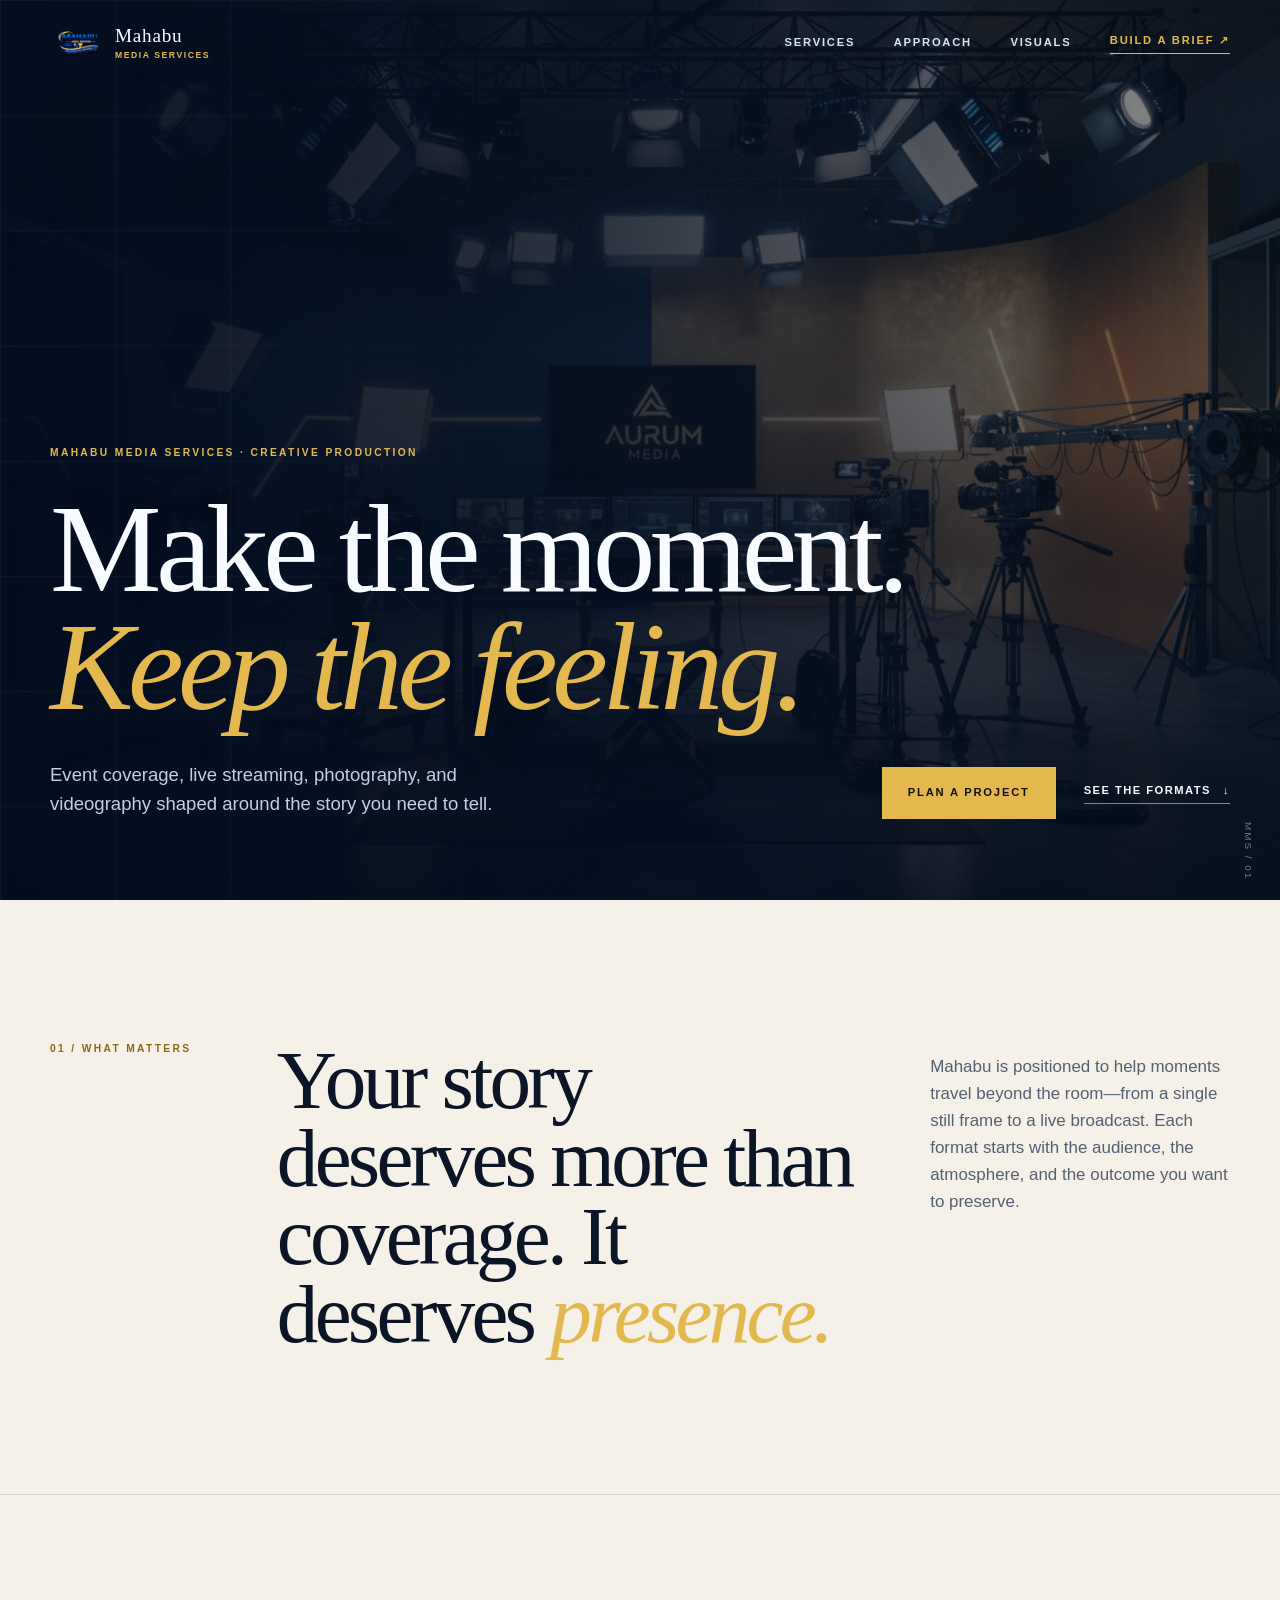
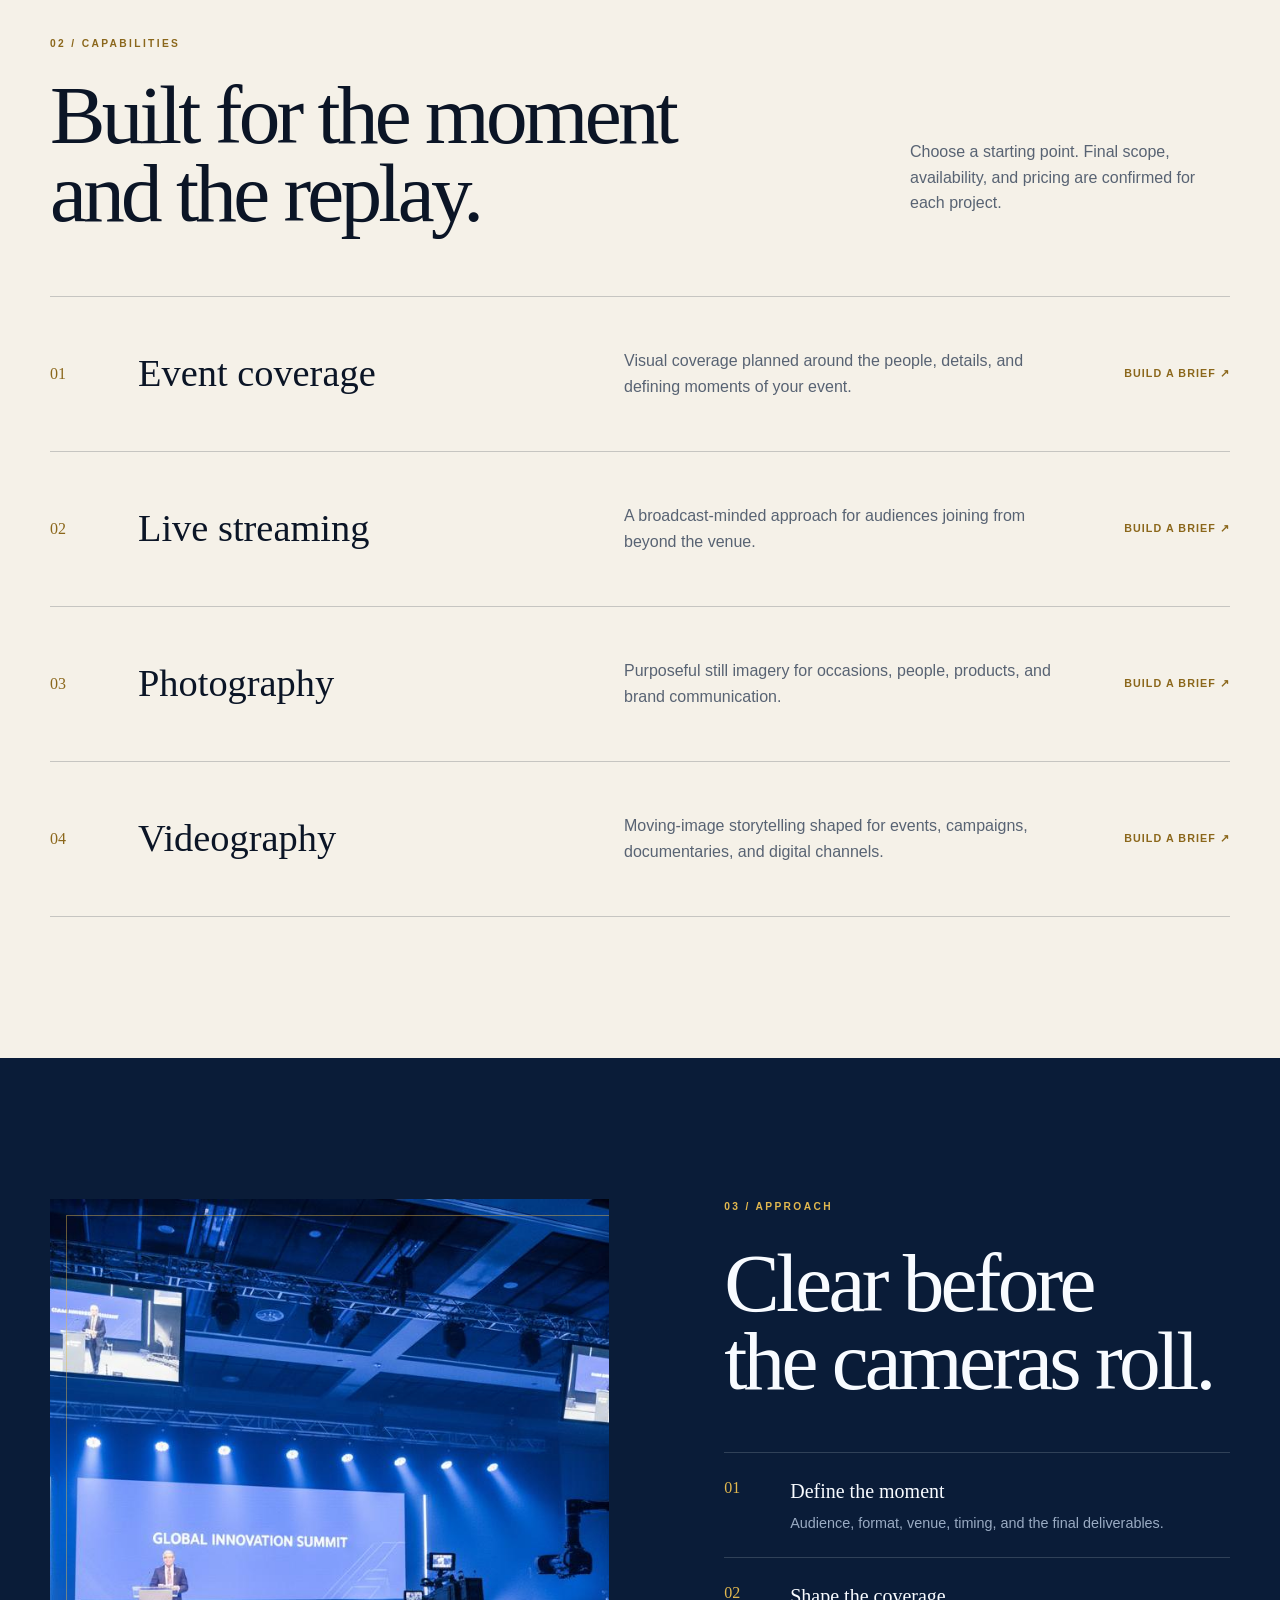
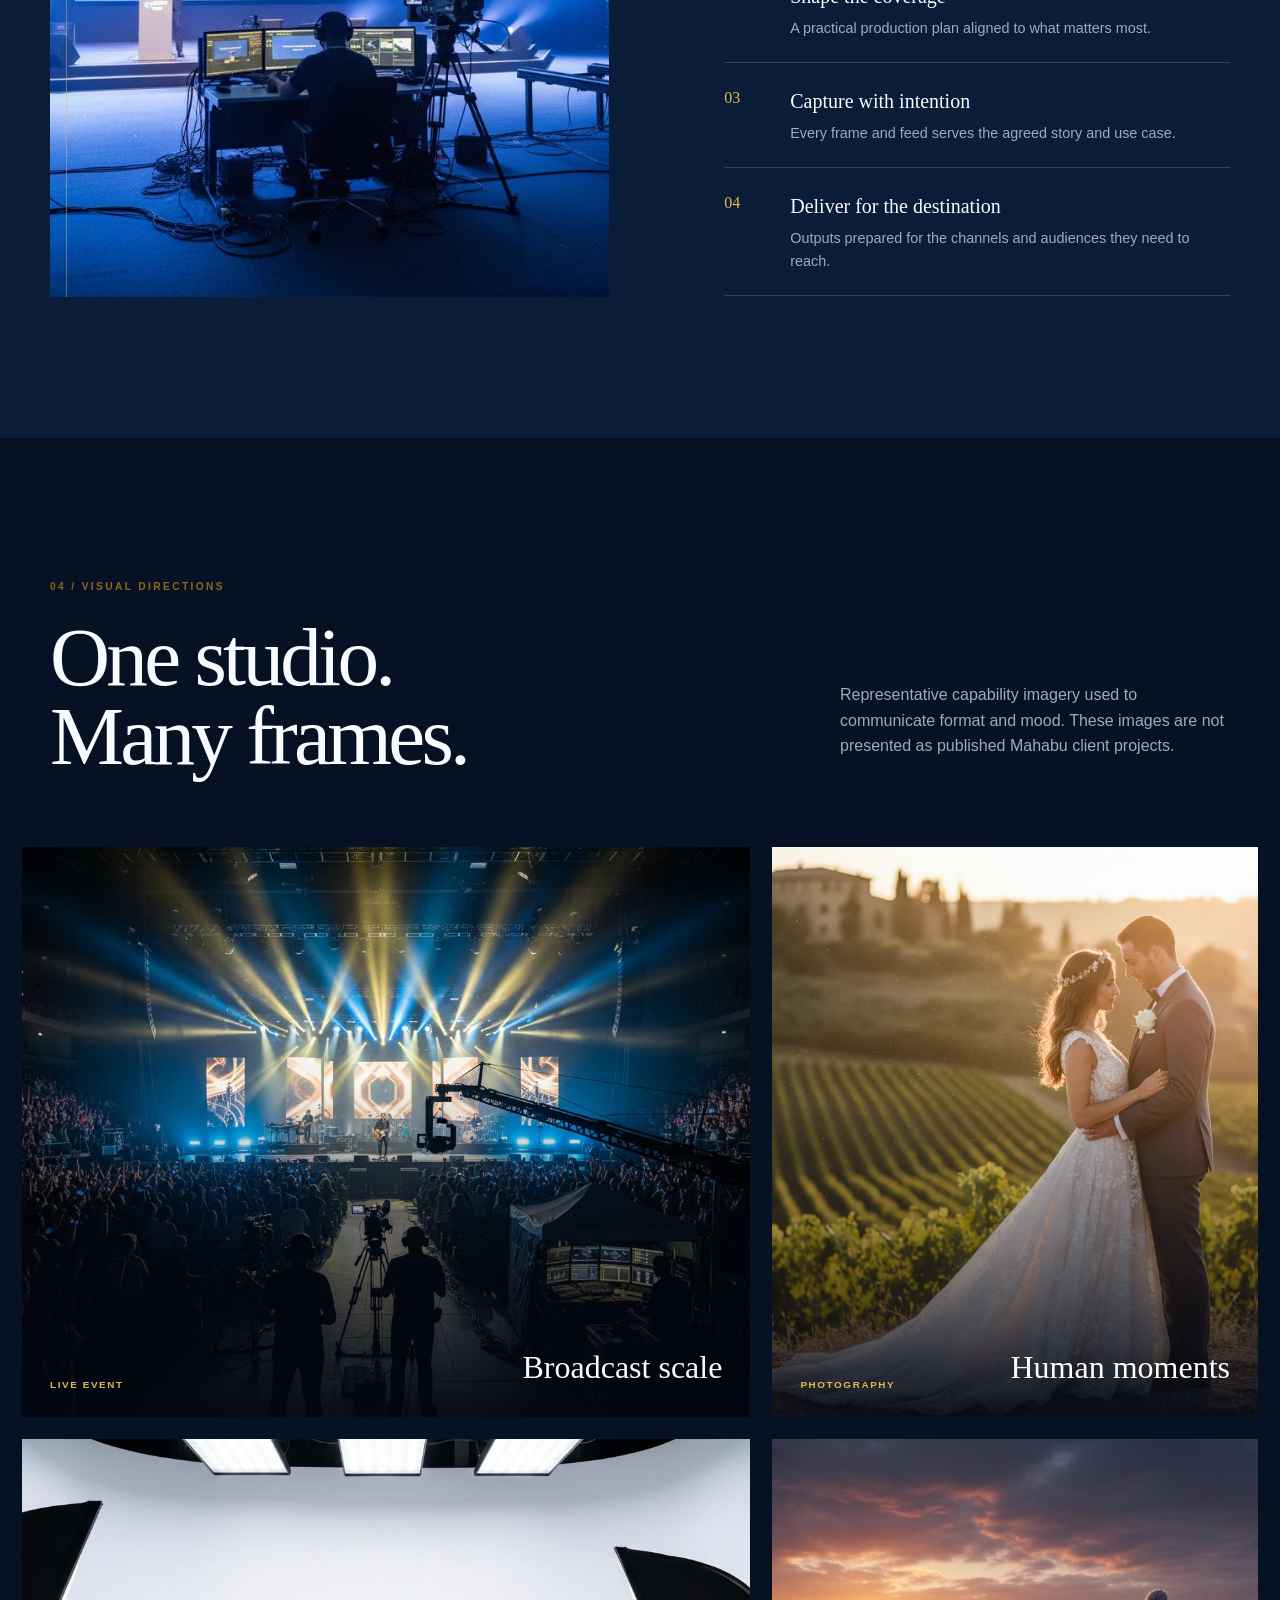
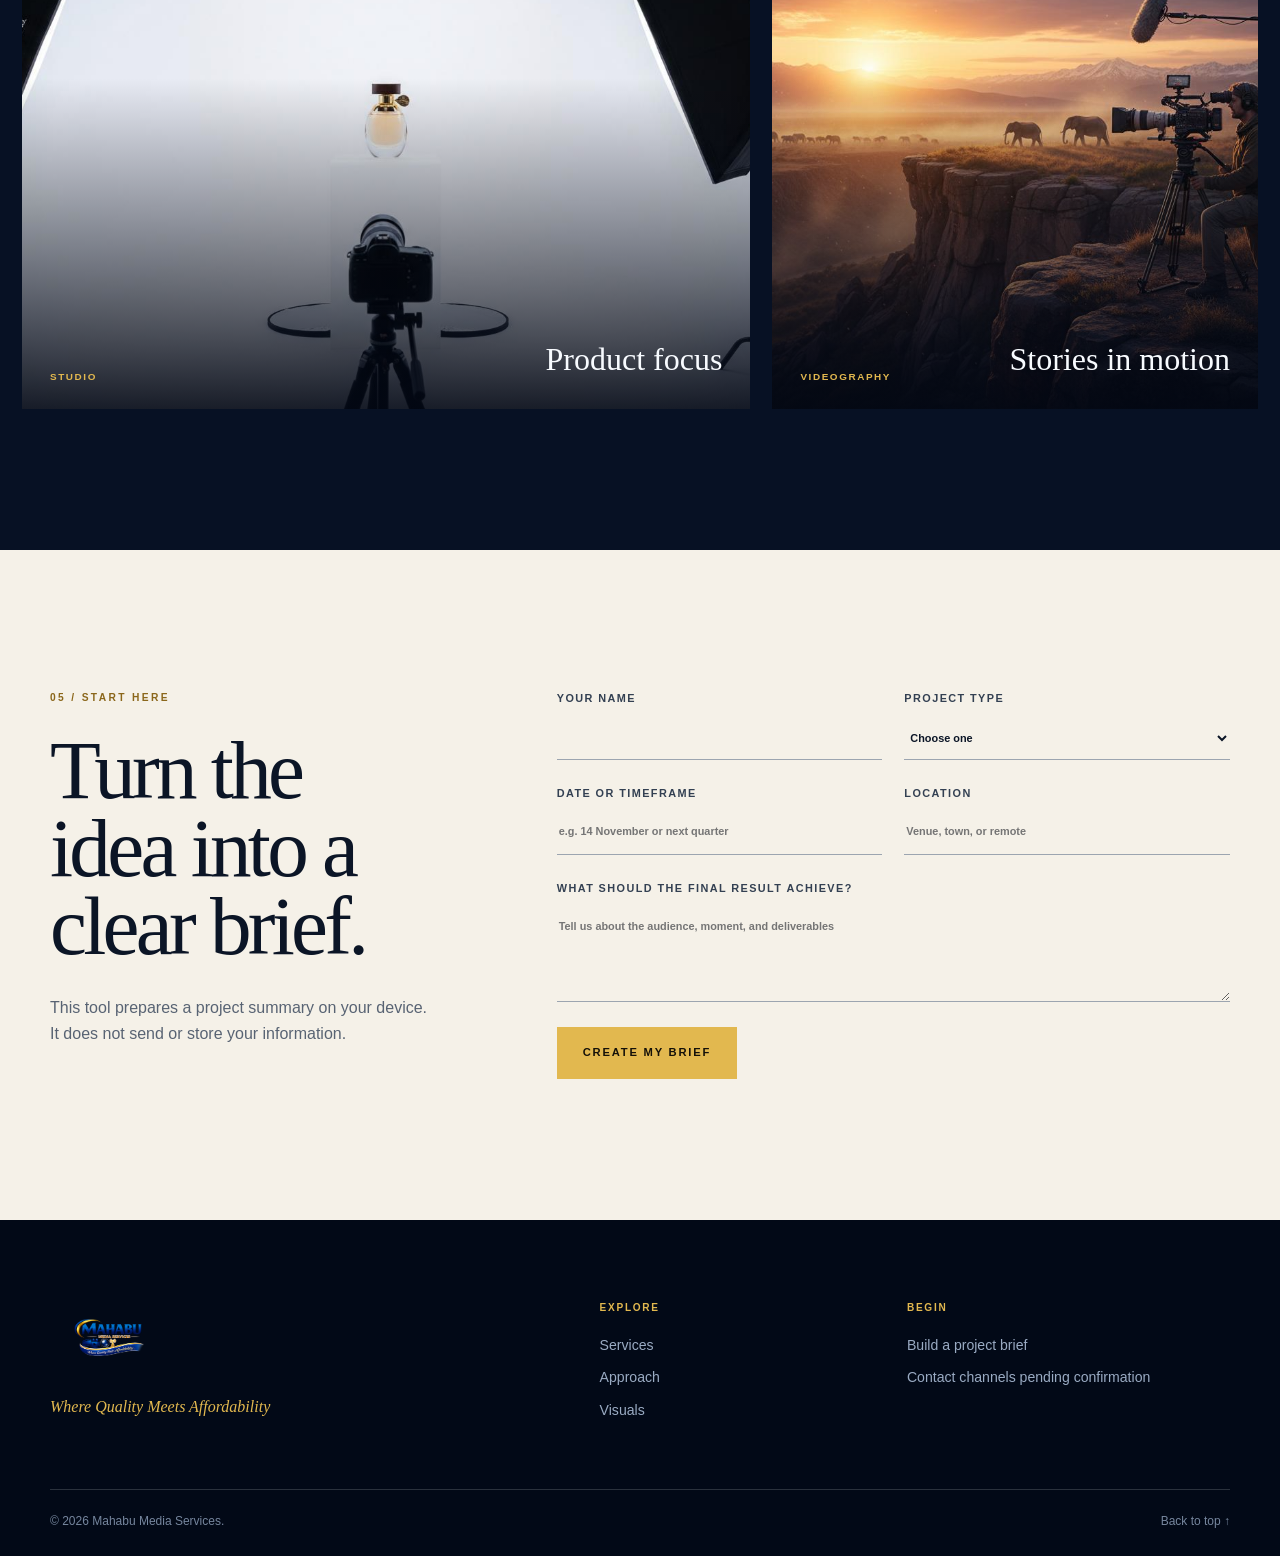
<file: index.html>
<!doctype html>
<html lang="en">
<head>
  <meta charset="utf-8">
  <meta name="viewport" content="width=device-width, initial-scale=1">
  <meta name="theme-color" content="#061329">
  <meta name="description" content="Mahabu Media Services supports event coverage, live streaming, photography, and videography with a clear, production-minded approach.">
  <meta name="robots" content="index,follow,max-image-preview:large">
  <meta property="og:type" content="website">
  <meta property="og:title" content="Mahabu Media Services | Make the moment last">
  <meta property="og:description" content="Event coverage, live streaming, photography, and videography—where quality meets affordability.">
  <meta property="og:image" content="images/portfolio-6.jpg">
  <meta property="og:image:alt" content="A large event production viewed from behind the cameras">
  <meta name="twitter:card" content="summary_large_image">
  <title>Mahabu Media Services | Make the moment last</title>
  <link rel="icon" type="image/png" href="images/logo-optimized.png">
  <link rel="manifest" href="site.webmanifest">
  <link rel="preload" as="image" href="images/about-image.jpg" fetchpriority="high">
  <link rel="stylesheet" href="css/style.css">
  <script type="application/ld+json">
    {"@context":"https://schema.org","@type":"ProfessionalService","name":"Mahabu Media Services","slogan":"Where Quality Meets Affordability","description":"Event coverage, live streaming, photography, and videography services."}
  </script>
</head>
<body>
  <a class="skip-link" href="#main">Skip to main content</a>

  <header class="site-header" data-header>
    <div class="shell header-inner">
      <a class="wordmark" href="#top" aria-label="Mahabu Media Services home">
        <img src="images/logo-optimized.png" width="160" height="107" alt="">
        <span>Mahabu<small>Media Services</small></span>
      </a>
      <button class="menu-toggle" type="button" aria-expanded="false" aria-controls="site-menu" data-menu-toggle>
        <span class="sr-only">Open navigation</span><span aria-hidden="true"></span><span aria-hidden="true"></span>
      </button>
      <nav class="site-menu" id="site-menu" aria-label="Primary navigation" data-menu>
        <a href="#services">Services</a><a href="#approach">Approach</a><a href="#work">Visuals</a><a class="header-cta" href="#brief">Build a brief <span aria-hidden="true">↗</span></a>
      </nav>
    </div>
  </header>

  <main id="main">
    <section class="hero" id="top" aria-labelledby="hero-title">
      <div class="hero-image" aria-hidden="true"></div>
      <div class="hero-grid" aria-hidden="true"></div>
      <div class="shell hero-inner">
        <p class="kicker" data-reveal>Mahabu Media Services · Creative production</p>
        <h1 id="hero-title" data-reveal>Make the moment.<br><em>Keep the feeling.</em></h1>
        <div class="hero-bottom" data-reveal>
          <p>Event coverage, live streaming, photography, and videography shaped around the story you need to tell.</p>
          <div class="actions"><a class="button" href="#brief">Plan a project</a><a class="line-link" href="#work">See the formats <span aria-hidden="true">↓</span></a></div>
        </div>
      </div>
      <p class="hero-index" aria-hidden="true">MMS / 01</p>
    </section>

    <section class="statement section" aria-labelledby="statement-title">
      <div class="shell statement-grid">
        <p class="section-index">01 / What matters</p>
        <h2 id="statement-title" data-reveal>Your story deserves more than coverage. It deserves <em>presence.</em></h2>
        <p class="statement-copy" data-reveal>Mahabu is positioned to help moments travel beyond the room—from a single still frame to a live broadcast. Each format starts with the audience, the atmosphere, and the outcome you want to preserve.</p>
      </div>
    </section>

    <section class="services section" id="services" aria-labelledby="services-title">
      <div class="shell">
        <div class="section-head"><div><p class="section-index">02 / Capabilities</p><h2 id="services-title">Built for the moment<br>and the replay.</h2></div><p>Choose a starting point. Final scope, availability, and pricing are confirmed for each project.</p></div>
        <div class="service-stack">
          <article data-reveal><span>01</span><h3>Event coverage</h3><p>Visual coverage planned around the people, details, and defining moments of your event.</p><a href="#brief" aria-label="Build an event coverage brief">Build a brief ↗</a></article>
          <article data-reveal><span>02</span><h3>Live streaming</h3><p>A broadcast-minded approach for audiences joining from beyond the venue.</p><a href="#brief" aria-label="Build a live streaming brief">Build a brief ↗</a></article>
          <article data-reveal><span>03</span><h3>Photography</h3><p>Purposeful still imagery for occasions, people, products, and brand communication.</p><a href="#brief" aria-label="Build a photography brief">Build a brief ↗</a></article>
          <article data-reveal><span>04</span><h3>Videography</h3><p>Moving-image storytelling shaped for events, campaigns, documentaries, and digital channels.</p><a href="#brief" aria-label="Build a videography brief">Build a brief ↗</a></article>
        </div>
      </div>
    </section>

    <section class="approach section" id="approach" aria-labelledby="approach-title">
      <div class="shell approach-grid">
        <figure class="approach-image" data-reveal><img src="images/portfolio-3.jpg" width="1248" height="832" loading="lazy" alt="Cameras and production equipment set up for a live event"></figure>
        <div class="approach-copy" data-reveal><p class="section-index">03 / Approach</p><h2 id="approach-title">Clear before<br>the cameras roll.</h2><ol><li><span>01</span><div><h3>Define the moment</h3><p>Audience, format, venue, timing, and the final deliverables.</p></div></li><li><span>02</span><div><h3>Shape the coverage</h3><p>A practical production plan aligned to what matters most.</p></div></li><li><span>03</span><div><h3>Capture with intention</h3><p>Every frame and feed serves the agreed story and use case.</p></div></li><li><span>04</span><div><h3>Deliver for the destination</h3><p>Outputs prepared for the channels and audiences they need to reach.</p></div></li></ol></div>
      </div>
    </section>

    <section class="work section" id="work" aria-labelledby="work-title">
      <div class="shell work-head"><div><p class="section-index">04 / Visual directions</p><h2 id="work-title">One studio.<br>Many frames.</h2></div><p>Representative capability imagery used to communicate format and mood. These images are not presented as published Mahabu client projects.</p></div>
      <div class="work-grid">
        <figure class="work-card work-wide" data-reveal><img src="images/portfolio-6.jpg" width="1248" height="832" loading="lazy" alt="Concert production with cameras, stage lighting, and a live audience"><figcaption><span>Live event</span><strong>Broadcast scale</strong></figcaption></figure>
        <figure class="work-card" data-reveal><img src="images/portfolio-2.jpg" width="1248" height="832" loading="lazy" alt="Wedding portrait at sunset"><figcaption><span>Photography</span><strong>Human moments</strong></figcaption></figure>
        <figure class="work-card" data-reveal><img src="images/portfolio-5.jpg" width="1248" height="832" loading="lazy" alt="Product photography setup with camera and studio lights"><figcaption><span>Studio</span><strong>Product focus</strong></figcaption></figure>
        <figure class="work-card work-wide" data-reveal><img src="images/portfolio-4.jpg" width="1248" height="832" loading="lazy" alt="Documentary film crew working in a landscape at sunset"><figcaption><span>Videography</span><strong>Stories in motion</strong></figcaption></figure>
      </div>
    </section>

    <section class="brief section" id="brief" aria-labelledby="brief-title">
      <div class="shell brief-grid">
        <div class="brief-intro"><p class="section-index">05 / Start here</p><h2 id="brief-title">Turn the idea into a clear brief.</h2><p>This tool prepares a project summary on your device. It does not send or store your information.</p></div>
        <form class="brief-form" data-brief-form>
          <div class="field-row"><label><span>Your name</span><input name="name" autocomplete="name" maxlength="80" required></label><label><span>Project type</span><select name="type" required><option value="">Choose one</option><option>Event coverage</option><option>Live streaming</option><option>Photography</option><option>Videography</option><option>Not sure yet</option></select></label></div>
          <div class="field-row"><label><span>Date or timeframe</span><input name="timing" maxlength="80" placeholder="e.g. 14 November or next quarter"></label><label><span>Location</span><input name="location" maxlength="100" placeholder="Venue, town, or remote"></label></div>
          <label><span>What should the final result achieve?</span><textarea name="goal" rows="4" maxlength="500" required placeholder="Tell us about the audience, moment, and deliverables"></textarea></label>
          <div class="brief-actions"><button class="button" type="submit">Create my brief</button><p role="status" aria-live="polite" data-brief-status></p></div>
        </form>
        <div class="brief-result" hidden data-brief-result>
          <div><p class="section-index">Prepared summary</p><h3>Your project brief</h3></div>
          <textarea readonly rows="10" aria-label="Prepared project brief" data-brief-output></textarea>
          <div class="brief-actions"><button class="button button-outline" type="button" data-copy-brief>Copy brief</button><p role="status" aria-live="polite" data-copy-status></p></div>
        </div>
      </div>
    </section>
  </main>

  <footer class="site-footer">
    <div class="shell footer-top"><div class="footer-mark"><img src="images/logo-optimized.png" width="180" height="120" loading="lazy" alt=""><p>Where Quality Meets Affordability</p></div><div><p class="footer-label">Explore</p><a href="#services">Services</a><a href="#approach">Approach</a><a href="#work">Visuals</a></div><div><p class="footer-label">Begin</p><a href="#brief">Build a project brief</a><span>Contact channels pending confirmation</span></div></div>
    <div class="shell footer-bottom"><p>© <span data-year></span> Mahabu Media Services.</p><a href="#top">Back to top ↑</a></div>
  </footer>
  <script src="js/main.js" defer></script>
</body>
</html>
</file>
<file: css/style.css>
:root {
  --navy: #061329;
  --navy-2: #0a1c38;
  --blue: #0d5bd7;
  --blue-bright: #3f8cff;
  --gold: #e2b84f;
  --paper: #f5f1e8;
  --white: #f8fbff;
  --muted: #9aabc3;
  --ink: #0b1526;
  --line: rgba(248, 251, 255, .16);
  --sans: "Segoe UI", Arial, sans-serif;
  --display: Georgia, "Times New Roman", serif;
  --shell: min(1180px, calc(100% - 44px));
}

*, *::before, *::after { box-sizing: border-box; }
html { scroll-behavior: smooth; }
body { margin: 0; overflow-x: hidden; background: var(--navy); color: var(--white); font-family: var(--sans); line-height: 1.6; }
body.menu-open { overflow: hidden; }
img { display: block; max-width: 100%; }
a { color: inherit; text-decoration: none; }
button, input, select, textarea { font: inherit; }
button, a { -webkit-tap-highlight-color: transparent; }
:focus-visible { outline: 3px solid var(--gold); outline-offset: 4px; }
.shell { width: var(--shell); margin-inline: auto; }
.section { padding-block: clamp(90px, 11vw, 160px); }
.sr-only { position: absolute; width: 1px; height: 1px; padding: 0; margin: -1px; overflow: hidden; clip: rect(0, 0, 0, 0); white-space: nowrap; border: 0; }
.skip-link { position: fixed; z-index: 1000; top: 12px; left: 12px; padding: 10px 16px; background: var(--gold); color: var(--ink); transform: translateY(-170%); }
.skip-link:focus { transform: none; }

.site-header { position: fixed; inset: 0 0 auto; z-index: 100; border-bottom: 1px solid transparent; transition: background .25s ease, border-color .25s ease; }
.site-header.scrolled { background: rgba(6, 19, 41, .94); border-color: var(--line); backdrop-filter: blur(16px); }
.header-inner { min-height: 86px; display: flex; align-items: center; justify-content: space-between; gap: 32px; }
.wordmark { display: flex; align-items: center; gap: 10px; min-width: max-content; }
.wordmark img { width: 55px; height: 46px; object-fit: cover; object-position: 50% 45%; border-radius: 7px; }
.wordmark > span { display: grid; font-family: var(--display); font-size: 1.2rem; line-height: 1; letter-spacing: .04em; }
.wordmark small { margin-top: 6px; color: var(--gold); font-family: var(--sans); font-size: .54rem; font-weight: 700; letter-spacing: .18em; text-transform: uppercase; }
.site-menu { display: flex; align-items: center; gap: clamp(24px, 3vw, 42px); font-size: .7rem; font-weight: 700; letter-spacing: .16em; text-transform: uppercase; }
.site-menu > a:not(.header-cta) { color: #d8e3f3; }
.site-menu > a:not(.header-cta):hover { color: var(--gold); }
.header-cta { padding-bottom: 4px; border-bottom: 1px solid var(--gold); color: var(--gold); }
.menu-toggle { display: none; width: 48px; height: 48px; border: 1px solid var(--line); background: transparent; color: var(--white); }
.menu-toggle > span[aria-hidden] { display: block; width: 22px; height: 1px; margin: 6px auto; background: currentColor; transition: transform .2s ease; }
.menu-toggle[aria-expanded="true"] > span[aria-hidden]:first-of-type { transform: translateY(3.5px) rotate(45deg); }
.menu-toggle[aria-expanded="true"] > span[aria-hidden]:last-of-type { transform: translateY(-3.5px) rotate(-45deg); }

.kicker, .section-index { margin: 0; color: var(--gold); font-size: .64rem; font-weight: 700; letter-spacing: .23em; text-transform: uppercase; }
h1, h2, h3, p { margin-top: 0; }
h1, h2 { font-family: var(--display); font-weight: 400; line-height: .94; letter-spacing: -.045em; }
h1 { margin: 28px 0 34px; font-size: clamp(4.1rem, 9.8vw, 9rem); }
h1 em, h2 em { color: var(--gold); font-weight: 400; }
h2 { margin: 0; font-size: clamp(3rem, 6.5vw, 6rem); }
h3 { margin-bottom: 12px; }
.button { display: inline-flex; min-height: 52px; align-items: center; justify-content: center; border: 1px solid var(--gold); padding: 13px 25px; background: var(--gold); color: #151109; font-size: .7rem; font-weight: 800; letter-spacing: .16em; text-transform: uppercase; cursor: pointer; transition: transform .2s ease, background .2s ease; }
.button:hover { transform: translateY(-2px); background: #f1cd70; }
.button-outline { background: transparent; color: var(--gold); }
.button-outline:hover { color: var(--ink); }
.line-link { display: inline-flex; gap: 12px; align-items: center; padding-bottom: 4px; border-bottom: 1px solid rgba(248, 251, 255, .5); font-size: .7rem; font-weight: 800; letter-spacing: .13em; text-transform: uppercase; }

.hero { position: relative; min-height: 820px; height: 100svh; isolation: isolate; overflow: hidden; }
.hero-image { position: absolute; inset: 0; z-index: -3; background: url("../images/about-image.jpg") 50% 42% / cover no-repeat; transform: scale(1.02); }
.hero::before { content: ""; position: absolute; inset: 0; z-index: -2; background: linear-gradient(90deg, rgba(3, 13, 31, .97) 0%, rgba(3, 13, 31, .83) 48%, rgba(3, 13, 31, .42) 100%), linear-gradient(0deg, rgba(3, 13, 31, .78), transparent 55%); }
.hero-grid { position: absolute; inset: 0; z-index: -1; background-image: linear-gradient(rgba(255,255,255,.045) 1px, transparent 1px), linear-gradient(90deg, rgba(255,255,255,.045) 1px, transparent 1px); background-size: 9vw 9vw; mask-image: linear-gradient(to right, #000, transparent 75%); }
.hero-inner { height: 100%; display: flex; flex-direction: column; justify-content: flex-end; padding-top: 130px; padding-bottom: clamp(70px, 9vh, 108px); }
.hero-inner h1 { max-width: 1100px; }
.hero-bottom { display: flex; justify-content: space-between; align-items: end; gap: 60px; }
.hero-bottom > p { max-width: 500px; margin-bottom: 0; color: #c3d0e2; font-size: clamp(1rem, 1.45vw, 1.17rem); }
.actions { display: flex; align-items: center; flex-wrap: wrap; gap: 28px; }
.hero-index { position: absolute; right: 24px; bottom: 20px; margin: 0; color: rgba(255,255,255,.44); font-size: .62rem; letter-spacing: .2em; writing-mode: vertical-rl; }

.statement { background: var(--paper); color: var(--ink); }
.statement-grid { display: grid; grid-template-columns: 150px 1.25fr .65fr; gap: clamp(35px, 6vw, 90px); align-items: start; }
.statement .section-index, .services .section-index, .work .section-index, .brief .section-index { color: #8b671b; }
.statement-copy { padding-top: 12px; color: #536071; font-size: 1.06rem; }

.services { background: var(--paper); color: var(--ink); border-top: 1px solid rgba(11, 21, 38, .12); }
.section-head { display: grid; grid-template-columns: 1fr 320px; align-items: end; gap: 60px; margin-bottom: 64px; }
.section-head .section-index, .work-head .section-index { margin-bottom: 23px; }
.section-head > p, .work-head > p { color: #586373; }
.service-stack { border-top: 1px solid rgba(11, 21, 38, .2); }
.service-stack article { display: grid; grid-template-columns: 58px 1fr 1fr 120px; gap: 30px; align-items: center; min-height: 155px; border-bottom: 1px solid rgba(11, 21, 38, .2); }
.service-stack article > span { color: #8b671b; font-family: var(--display); }
.service-stack h3 { margin: 0; font-family: var(--display); font-size: clamp(1.7rem, 3vw, 2.7rem); font-weight: 400; }
.service-stack p { margin: 0; color: #586373; }
.service-stack a { justify-self: end; color: #8b671b; font-size: .67rem; font-weight: 800; letter-spacing: .1em; text-transform: uppercase; }

.approach { background: var(--navy-2); }
.approach-grid { display: grid; grid-template-columns: 1.05fr .95fr; gap: clamp(55px, 9vw, 125px); align-items: center; }
.approach-image { position: relative; margin: 0; aspect-ratio: 4 / 5; overflow: hidden; }
.approach-image::after { content: ""; position: absolute; inset: 0; border: 1px solid rgba(226, 184, 79, .45); transform: translate(16px, 16px); pointer-events: none; }
.approach-image img { width: 100%; height: 100%; object-fit: cover; }
.approach-copy .section-index { margin-bottom: 28px; }
.approach-copy h2 { margin-bottom: 52px; }
.approach-copy ol { list-style: none; margin: 0; padding: 0; border-top: 1px solid var(--line); }
.approach-copy li { display: grid; grid-template-columns: 46px 1fr; gap: 20px; padding: 22px 0; border-bottom: 1px solid var(--line); }
.approach-copy li > span { color: var(--gold); font-family: var(--display); }
.approach-copy h3 { margin: 0 0 5px; font-family: var(--display); font-size: 1.25rem; font-weight: 400; }
.approach-copy li p { margin: 0; color: var(--muted); font-size: .9rem; }

.work { background: #071124; }
.work-head { width: var(--shell); margin: 0 auto 72px; display: grid; grid-template-columns: 1fr 390px; gap: 70px; align-items: end; }
.work-head > p { color: var(--muted); }
.work-grid { width: min(1380px, calc(100% - 44px)); margin-inline: auto; display: grid; grid-template-columns: 1.2fr .8fr; gap: 22px; }
.work-card { position: relative; margin: 0; min-height: 420px; overflow: hidden; background: #020713; }
.work-card img { width: 100%; height: 100%; object-fit: cover; transition: transform .6s cubic-bezier(.2,.7,.2,1); }
.work-card::after { content: ""; position: absolute; inset: 0; background: linear-gradient(0deg, rgba(2,7,19,.9), transparent 58%); }
.work-card:hover img { transform: scale(1.035); }
.work-wide { min-height: 570px; }
.work-card figcaption { position: absolute; z-index: 1; left: 28px; right: 28px; bottom: 24px; display: flex; align-items: end; justify-content: space-between; gap: 24px; }
.work-card figcaption span { color: var(--gold); font-size: .62rem; font-weight: 800; letter-spacing: .16em; text-transform: uppercase; }
.work-card figcaption strong { font-family: var(--display); font-size: clamp(1.35rem, 2.5vw, 2.3rem); font-weight: 400; }

.brief { background: var(--paper); color: var(--ink); }
.brief-grid { display: grid; grid-template-columns: .72fr 1.28fr; gap: clamp(60px, 10vw, 145px); align-items: start; }
.brief-intro .section-index { margin-bottom: 24px; }
.brief-intro h2 { margin-bottom: 30px; }
.brief-intro > p:last-child { max-width: 430px; color: #586373; }
.brief-form { display: grid; gap: 25px; }
.field-row { display: grid; grid-template-columns: 1fr 1fr; gap: 22px; }
.brief-form label { display: grid; gap: 8px; color: #334052; font-size: .68rem; font-weight: 800; letter-spacing: .13em; text-transform: uppercase; }
.brief-form input, .brief-form select, .brief-form textarea, .brief-result textarea { width: 100%; border: 0; border-bottom: 1px solid #9ca5b0; border-radius: 0; padding: 13px 2px; background: transparent; color: var(--ink); text-transform: none; letter-spacing: normal; }
.brief-form textarea, .brief-result textarea { resize: vertical; }
.brief-form input:focus, .brief-form select:focus, .brief-form textarea:focus, .brief-result textarea:focus { outline: 2px solid transparent; border-color: #725415; box-shadow: 0 2px 0 #725415; }
.brief-actions { display: flex; align-items: center; gap: 22px; flex-wrap: wrap; }
.brief-actions p { margin: 0; color: #725415; font-size: .84rem; font-weight: 700; }
.brief-result { grid-column: 1 / -1; display: grid; grid-template-columns: .55fr 1fr; gap: 40px 70px; margin-top: 25px; padding: 42px; border: 1px solid #c1b8a8; background: #ebe5d9; }
.brief-result[hidden] { display: none; }
.brief-result h3 { margin: 16px 0 0; font-family: var(--display); font-size: 2rem; font-weight: 400; }
.brief-result .brief-actions { grid-column: 2; }

.site-footer { padding: 80px 0 25px; background: #020917; }
.footer-top { display: grid; grid-template-columns: 1.5fr .75fr 1fr; gap: 65px; padding-bottom: 68px; }
.footer-mark img { width: 116px; height: 78px; object-fit: cover; object-position: 50% 45%; border-radius: 9px; }
.footer-mark p { margin: 16px 0 0; color: var(--gold); font-family: var(--display); font-style: italic; }
.footer-top > div:not(.footer-mark) { display: flex; flex-direction: column; align-items: flex-start; gap: 10px; color: var(--muted); font-size: .88rem; }
.footer-top a:hover { color: var(--gold); }
.footer-label { margin-bottom: 8px; color: var(--gold); font-size: .63rem; font-weight: 800; letter-spacing: .17em; text-transform: uppercase; }
.footer-bottom { display: flex; justify-content: space-between; gap: 22px; padding-top: 22px; border-top: 1px solid var(--line); color: #76869e; font-size: .75rem; }
.footer-bottom p { margin: 0; }

.reveal-ready [data-reveal] { opacity: 0; transform: translateY(22px); transition: opacity .7s ease, transform .7s ease; }
.reveal-ready [data-reveal].revealed { opacity: 1; transform: none; }

@media (max-width: 900px) {
  :root { --shell: min(100% - 34px, 700px); }
  .menu-toggle { display: block; }
  .site-menu { position: fixed; inset: 86px 0 auto; display: grid; gap: 0; padding: 8px 24px 28px; background: rgba(6,19,41,.985); border-bottom: 1px solid var(--line); opacity: 0; visibility: hidden; transform: translateY(-10px); transition: opacity .2s ease, transform .2s ease, visibility .2s; }
  .site-menu.open { opacity: 1; visibility: visible; transform: none; }
  .site-menu a { padding: 17px 0; border-bottom: 1px solid var(--line); }
  .hero-bottom { align-items: flex-start; flex-direction: column; gap: 34px; }
  .statement-grid { grid-template-columns: 1fr; }
  .statement-grid .section-index { margin-bottom: 8px; }
  .section-head, .work-head { grid-template-columns: 1fr; gap: 25px; }
  .service-stack article { grid-template-columns: 46px 1fr; padding: 30px 0; }
  .service-stack article p, .service-stack article a { grid-column: 2; justify-self: start; }
  .approach-grid, .brief-grid { grid-template-columns: 1fr; }
  .approach-image { max-height: 720px; }
  .brief-result { grid-template-columns: 1fr; }
  .brief-result .brief-actions { grid-column: 1; }
  .footer-top { grid-template-columns: 1fr 1fr; }
  .footer-mark { grid-column: 1 / -1; }
}

@media (max-width: 600px) {
  .section { padding-block: 84px; }
  .header-inner { min-height: 76px; }
  .wordmark img { width: 47px; height: 40px; }
  .site-menu { top: 76px; }
  .hero { min-height: 740px; }
  .hero-inner { padding-top: 118px; padding-bottom: 58px; }
  h1 { font-size: clamp(3.8rem, 18vw, 5.4rem); }
  .actions { align-items: flex-start; flex-direction: column; }
  .service-stack article { gap: 18px; }
  .work-grid { width: calc(100% - 28px); grid-template-columns: 1fr; }
  .work-card, .work-wide { min-height: 420px; }
  .work-card figcaption { align-items: flex-start; flex-direction: column; gap: 7px; }
  .field-row { grid-template-columns: 1fr; }
  .brief-result { padding: 28px 20px; }
  .footer-top { grid-template-columns: 1fr; gap: 38px; }
  .footer-mark { grid-column: auto; }
  .footer-bottom { flex-direction: column; }
}

@media (prefers-reduced-motion: reduce) {
  html { scroll-behavior: auto; }
  *, *::before, *::after { animation-duration: .01ms !important; animation-iteration-count: 1 !important; transition-duration: .01ms !important; }
  .reveal-ready [data-reveal] { opacity: 1; transform: none; }
}
</file>
